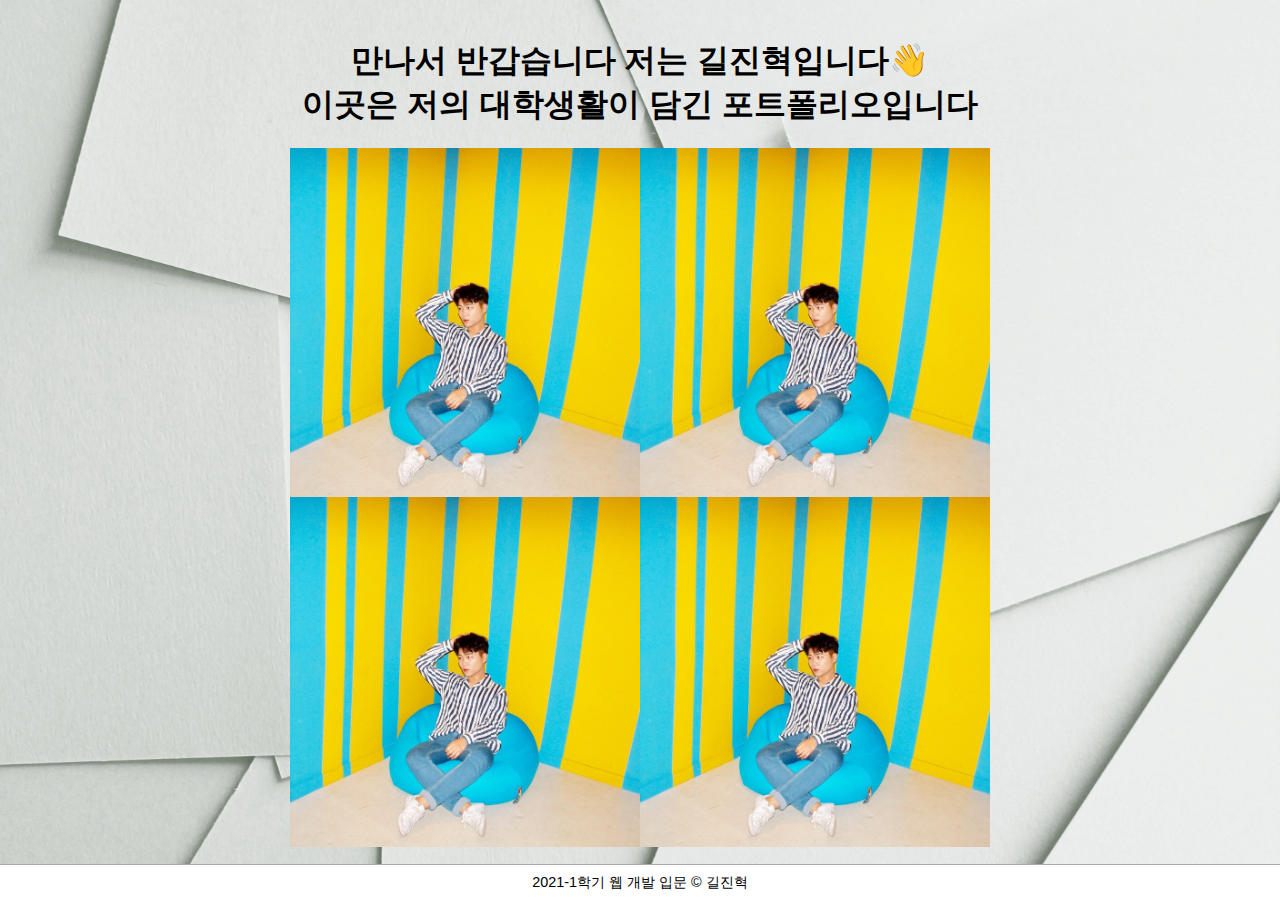
<file: index.html>
<!DOCTYPE html>
<html lang="ko">

<head>
    <meta charset="UTF-8">
    <meta name="viewport" content="width=device-width, initial-scale=1.0">
    <meta name="author" content="JINHYEOK KIL">
    <title>홈 | 길진혁의 포트폴리오</title>

    <link rel="stylesheet" href="style/style.css">

</head>

<body class="columnFlex" style="height: 100vh;">
    <img class="background" src="img/background.jpg">
    <section class="main">
        <header>
            <h1 class="mainGreeting">만나서 반갑습니다 저는 길진혁입니다👋<br>이곳은 저의 대학생활이 담긴 포트폴리오입니다</h1>
        </header>
        <!-- 이미지를 4분할 하여 각각의 메뉴로 활용 -->
        <div class="imgBtn">
            <div>
                <img src="img/me1.JPG" width="50%">
                <a href="./introduction.html" class="btn" style="width:50%;">
                    <img src="./img/btn/btn_introduction.jpg" alt="myPicture" width="100%">
                </a>

                <img src="img/me1.JPG" width="50%">
                <a href="./major.html" class="btn" style="width:50%;">
                    <img src="./img/btn/btn_major.jpg" alt="myPicture" width="100%">
                </a>

            </div>
            <div>

                <img src="img/me1.JPG" width="50%">
                <a href="./univ.html" class="btn" style="width:50%;">
                    <img src="./img/btn/btn_univ.jpg" alt="myPicture" width="100%">
                </a>
                <img src="img/me1.JPG" width="50%">

            </div>
        </div>
    </section>
    <footer id="footer">
        2021-1학기 웹 개발 입문 &copy; 길진혁
    </footer>
    <script>
        const greeting = document.getElementsByClassName('mainGreeting')[0];
        const btnContainer = document.getElementsByClassName('imgBtn')[0];
        if (greeting) {
            greeting.style.opacity = '0';
            btnContainer.style.opacity = '0';
            setTimeout(() => {
                greeting.style.opacity = '1';
            }, 300);
            setTimeout(() => {
                btnContainer.style.opacity = '1';
            }, 500);
        }
    </script>
    <script type="text/javascript" src="./script/script.js"></script>
</body>

</html>
</file>
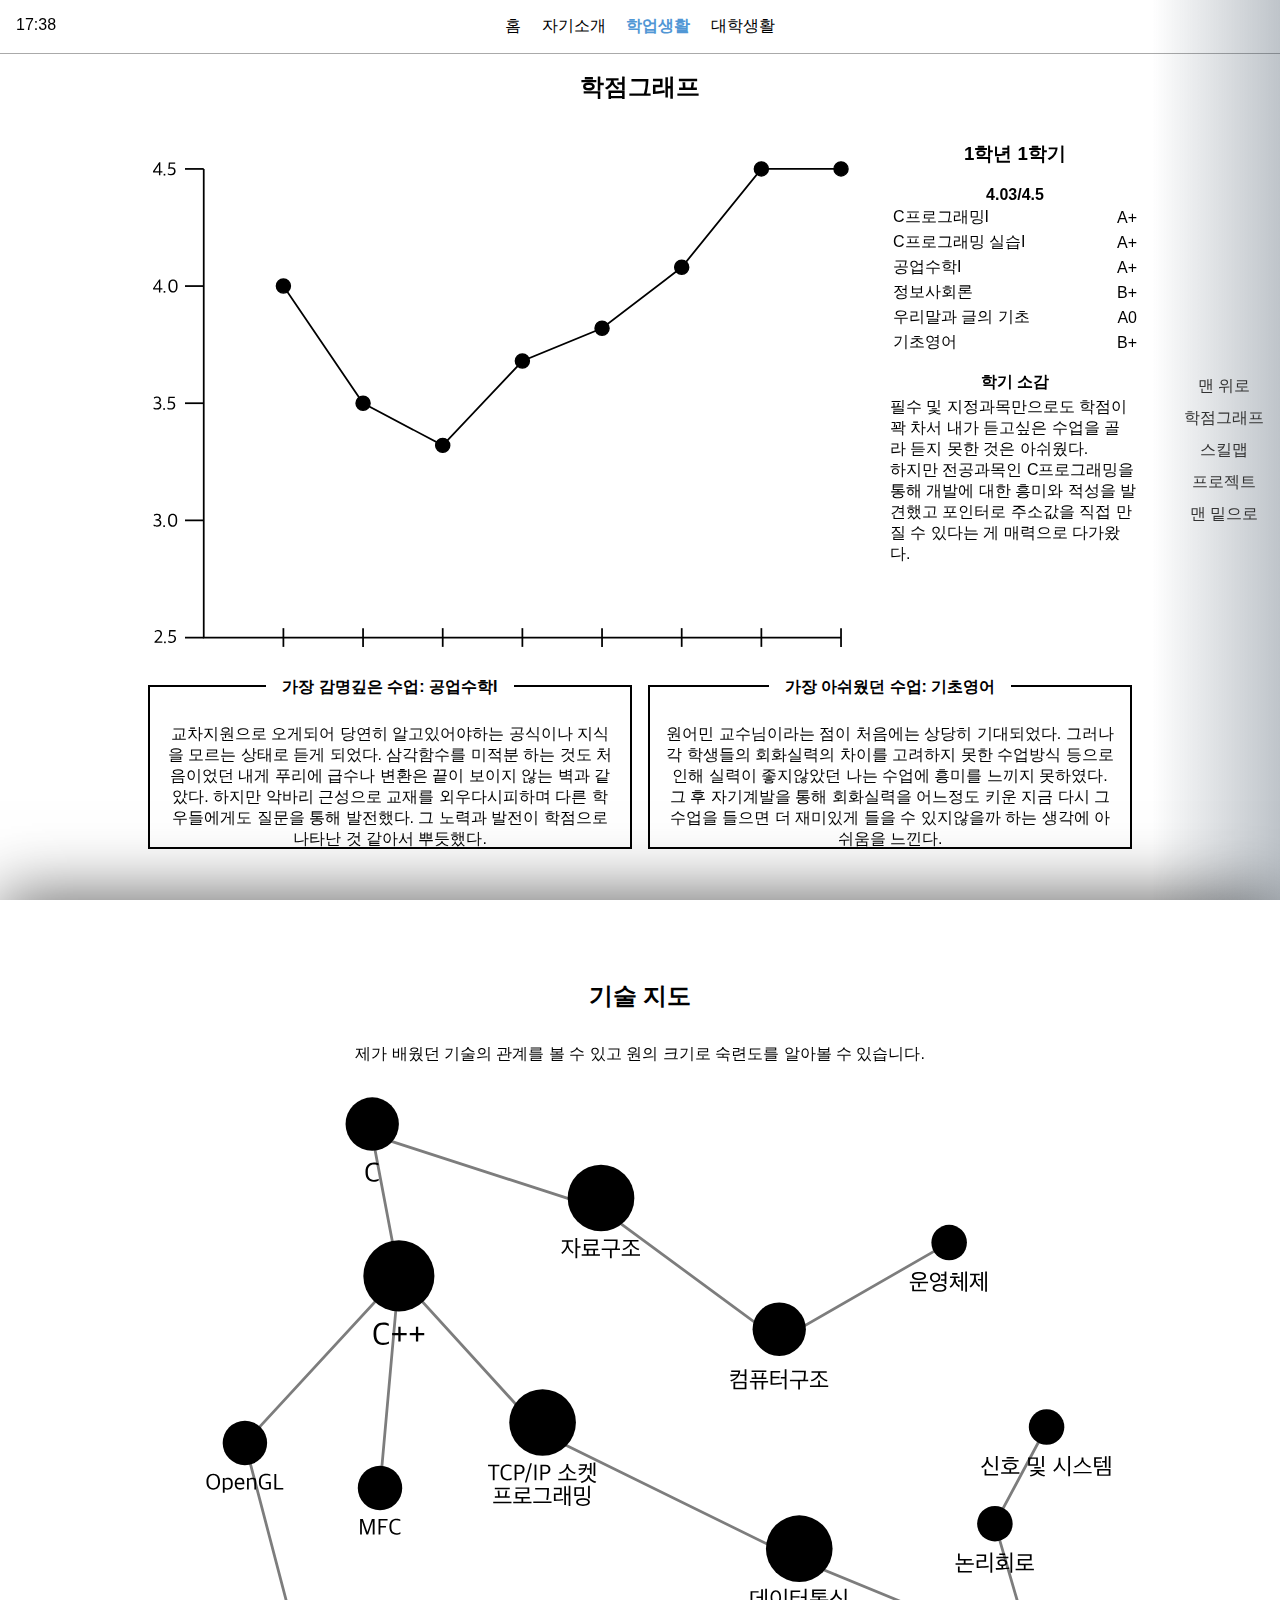
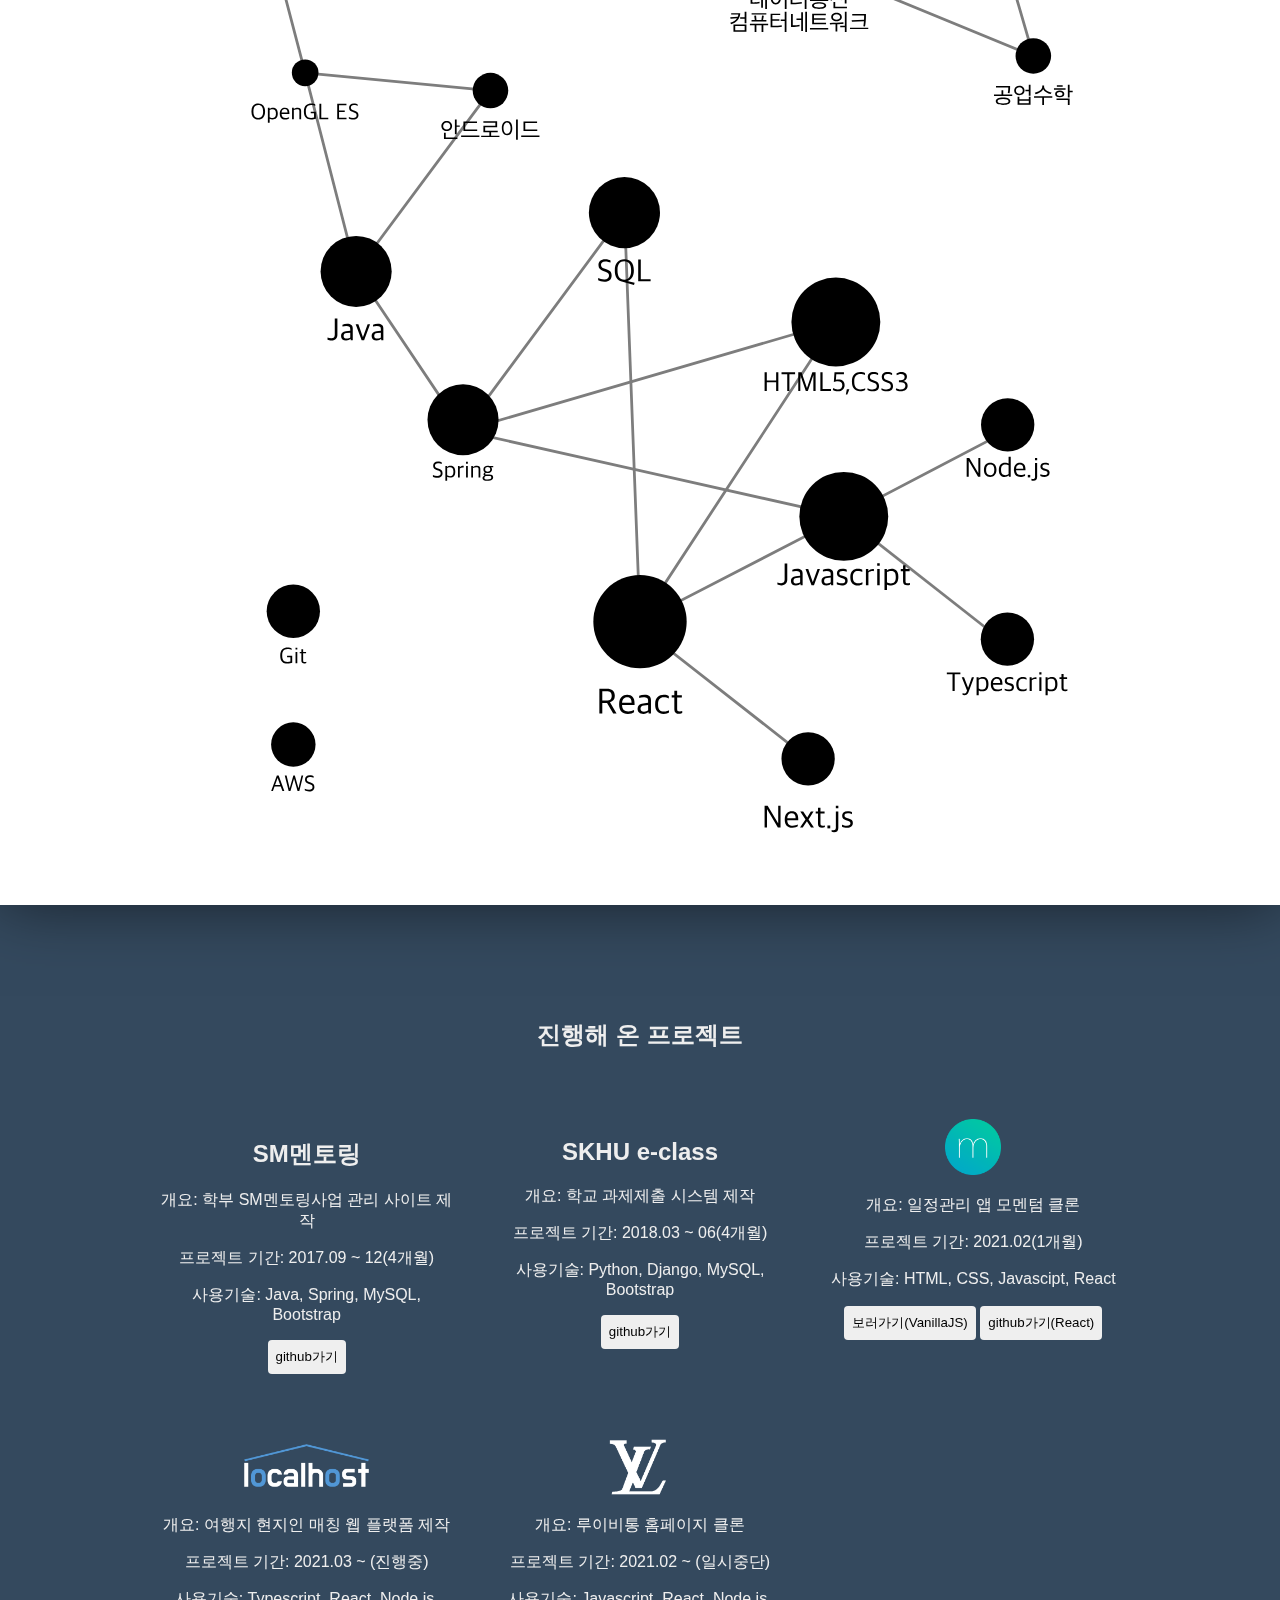
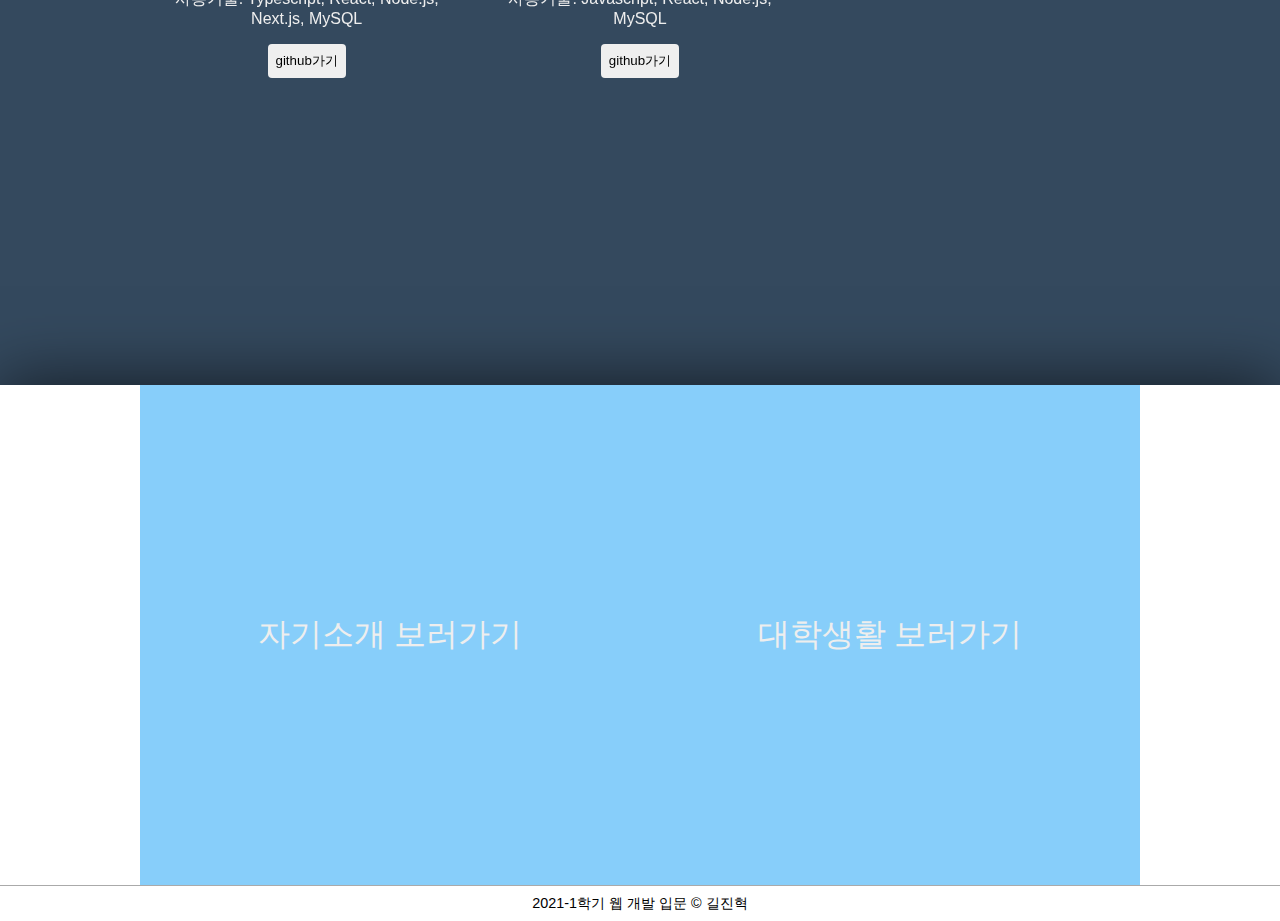
<file: major.html>
<!DOCTYPE html>
<html lang="ko">

<head>
    <meta charset="UTF-8">
    <meta name="viewport" content="width=device-width, initial-scale=1.0">
    <meta name="author" content="JINHYEOK KIL">
    <title>자기소개 | 길진혁의 포트폴리오</title>
    <link rel="stylesheet" href="style/style.css">

</head>

<body>

    <!-- 메뉴바 -->
    <header>
        <div id="clock">현재시간</div>
        <nav>
            <a href="./index.html">홈</a>
            <a href="./introduction.html">자기소개</a>
            <a href="./major.html" class="current">학업생활</a>
            <a href="./univ.html">대학생활</a>
        </nav>
    </header>

    <section class="container">
        <!-- <header class="greeting full">
            <h1></h1>
        </header> -->
        <section class="full columnFlex" id="graph">
            <h2>학점그래프</h2>
            <section class="flex">
                <!-- <object id="point_graph" type="image/svg+xml" data="img/myPointGraph.svg" width="75%"></object> -->
                <svg id="point_graph" width="75%" height="100%" viewBox="0 0 2134 1600" version="1.1"
                    xmlns="http://www.w3.org/2000/svg" xmlns:xlink="http://www.w3.org/1999/xlink" xml:space="preserve"
                    xmlns:serif="http://www.serif.com/">

                    <!-- x,y 축 -->
                    <path d="M181.333,130.667l0,1333.33l1813.33,0" style="fill:none;stroke:#000;stroke-width:5px;" />
                    <!-- 눈금선 -->
                    <path d="M1994.67,1437.33l-0,53.334" style="fill:none;stroke:#000;stroke-width:5px;" />
                    <path d="M1768,1490.67l-0,-53.334" style="fill:none;stroke:#000;stroke-width:5px;" />
                    <path d="M1541.33,1490.67l0,-53.334" style="fill:none;stroke:#000;stroke-width:5px;" />
                    <path d="M1088,1490.67l-0,-53.334" style="fill:none;stroke:#000;stroke-width:5px;" />
                    <path d="M1314.67,1490.67l-0,-53.334" style="fill:none;stroke:#000;stroke-width:5px;" />
                    <path d="M861.333,1490.67l0,-53.334" style="fill:none;stroke:#000;stroke-width:5px;" />
                    <path d="M634.667,1490.67l-0,-53.334" style="fill:none;stroke:#000;stroke-width:5px;" />
                    <path d="M408,1490.67l-0,-53.334" style="fill:none;stroke:#000;stroke-width:5px;" />
                    <path d="M181.333,130.667l-53.333,-0" style="fill:none;stroke:#000;stroke-width:5px;" />
                    <path d="M181.333,1464l-53.333,0l53.333,0Z" style="fill:none;stroke:#000;stroke-width:5px;" />
                    <path d="M128,1130.67l53.333,-0" style="fill:none;stroke:#000;stroke-width:5px;" />
                    <path d="M128,797.333l53.333,0" style="fill:none;stroke:#000;stroke-width:5px;" />
                    <path d="M128,464l53.333,0" style="fill:none;stroke:#000;stroke-width:5px;" />

                    <!-- 숫자와 소수점 -->
                    <!-- 4.5 -->
                    <path
                        d="M53.92,148.987l3.893,-0l0,-8.374l5.974,0l-0,-3.466l-5.974,-0l0,-25.28l-3.306,-0l-17.494,25.546l0,3.2l16.907,0l-0,8.374Zm-12.373,-11.84l12.373,-18.56l-0,18.56l-12.373,-0Z"
                        style="fill-rule:nonzero;" />
                    <rect x="67.307" y="144.72" width="4.64" height="4.747" style="fill-rule:nonzero;" />
                    <path
                        d="M88.747,148.773c7.893,0 12.586,-5.386 12.586,-11.786c0,-7.52 -4.426,-10.934 -11.626,-10.934c-1.494,0 -3.68,0.374 -5.12,0.747l0.746,-10.88l14.72,0l0,-3.627l-18.133,0l-1.28,18.774c1.653,-0.747 5.013,-1.76 7.467,-1.76c5.6,-0 8.8,2.186 8.8,7.626c-0,5.067 -3.307,8.267 -8.96,8.267c-2.934,-0 -6.454,-1.227 -8.427,-2.56l-0.8,3.413c2.133,1.547 5.867,2.72 10.027,2.72Z"
                        style="fill-rule:nonzero;" />
                    <!-- 4.0 -->
                    <path
                        d="M53.92,482.32l3.893,-0l0,-8.373l5.974,-0l-0,-3.467l-5.974,-0l0,-25.28l-3.306,-0l-17.494,25.547l0,3.2l16.907,-0l-0,8.373Zm-12.373,-11.84l12.373,-18.56l-0,18.56l-12.373,-0Z"
                        style="fill-rule:nonzero;" />
                    <rect x="67.307" y="478.053" width="4.64" height="4.747" style="fill-rule:nonzero;" />
                    <path
                        d="M93.973,482.107c7.254,-0 12.8,-4.96 12.8,-17.067l0,-3.253c0,-12.427 -5.76,-16.694 -12.746,-16.694c-7.04,0 -13.174,4.267 -13.174,16.907l0,2.987c0,12.106 5.76,17.12 13.12,17.12Zm0,-3.52c-5.6,-0 -8.586,-4.267 -8.586,-13.174l-0,-3.946c-0,-8.96 3.04,-12.854 8.64,-12.854c5.493,0 8.426,4.107 8.426,13.12l0,3.947c0,9.173 -2.986,12.907 -8.48,12.907Z"
                        style="fill-rule:nonzero;" /> <!-- 3.5 -->
                    <path
                        d="M47.893,815.333c7.947,0 13.014,-4.373 13.014,-10.613c-0,-5.547 -3.52,-8.16 -8.16,-9.067c4.053,-1.333 6.826,-3.946 6.826,-8.373c0,-5.6 -4.373,-8.853 -10.773,-8.853c-3.093,-0 -7.307,1.333 -9.44,2.773l0.64,3.413c2.24,-1.28 5.013,-2.56 7.947,-2.56c4.373,0 7.2,1.547 7.2,5.92c-0,4 -3.147,6.347 -7.787,6.347l-3.2,-0l-0,3.627l3.467,-0c5.44,-0 8.96,2.186 8.96,6.773c-0,4.427 -3.307,7.04 -9.227,7.04c-2.667,0 -6.24,-1.013 -8.267,-2.347l-0.906,3.36c1.973,1.387 5.546,2.56 9.706,2.56Z"
                        style="fill-rule:nonzero;" />
                    <rect x="66.293" y="811.387" width="4.64" height="4.747" style="fill-rule:nonzero;" />
                    <path
                        d="M87.733,815.44c7.894,-0 12.587,-5.387 12.587,-11.787c-0,-7.52 -4.427,-10.933 -11.627,-10.933c-1.493,-0 -3.68,0.373 -5.12,0.747l0.747,-10.88l14.72,-0l-0,-3.627l-18.133,-0l-1.28,18.773c1.653,-0.746 5.013,-1.76 7.466,-1.76c5.6,0 8.8,2.187 8.8,7.627c0,5.067 -3.306,8.267 -8.96,8.267c-2.933,-0 -6.453,-1.227 -8.426,-2.56l-0.8,3.413c2.133,1.547 5.866,2.72 10.026,2.72Z"
                        style="fill-rule:nonzero;" />
                    <!-- 3.0 -->
                    <path
                        d="M47.893,1148.67c7.947,-0 13.014,-4.374 13.014,-10.614c-0,-5.546 -3.52,-8.16 -8.16,-9.066c4.053,-1.334 6.826,-3.947 6.826,-8.374c0,-5.6 -4.373,-8.853 -10.773,-8.853c-3.093,0 -7.307,1.333 -9.44,2.773l0.64,3.414c2.24,-1.28 5.013,-2.56 7.947,-2.56c4.373,-0 7.2,1.546 7.2,5.92c-0,4 -3.147,6.346 -7.787,6.346l-3.2,0l-0,3.627l3.467,0c5.44,0 8.96,2.187 8.96,6.773c-0,4.427 -3.307,7.04 -9.227,7.04c-2.667,0 -6.24,-1.013 -8.267,-2.346l-0.906,3.36c1.973,1.386 5.546,2.56 9.706,2.56Z"
                        style="fill-rule:nonzero;" />
                    <rect x="66.293" y="1144.72" width="4.64" height="4.747" style="fill-rule:nonzero;" />
                    <path
                        d="M92.96,1148.77c7.253,0 12.8,-4.96 12.8,-17.066l-0,-3.254c-0,-12.426 -5.76,-16.693 -12.747,-16.693c-7.04,0 -13.173,4.267 -13.173,16.907l-0,2.986c-0,12.107 5.76,17.12 13.12,17.12Zm-0,-3.52c-5.6,0 -8.587,-4.266 -8.587,-13.173l0,-3.947c0,-8.96 3.04,-12.853 8.64,-12.853c5.494,0 8.427,4.107 8.427,13.12l-0,3.947c-0,9.173 -2.987,12.906 -8.48,12.906Z"
                        style="fill-rule:nonzero;" />
                    <!-- 2.5 -->
                    <path
                        d="M41.2,1478.8l22.24,0l-0,-3.627l-16.32,0l5.6,-5.653c6.187,-6.293 9.92,-10.56 9.92,-16.747c-0,-6.4 -3.893,-10.4 -11.093,-10.4c-4.054,0 -7.68,1.814 -9.92,3.254l1.226,3.36c2.08,-1.44 4.96,-2.934 8,-2.934c5.067,0 7.36,2.347 7.36,7.094c0,5.12 -3.413,9.013 -8.48,14.293l-8.533,8.853l-0,2.507Z"
                        style="fill-rule:nonzero;" />
                    <rect x="68.56" y="1475.39" width="4.64" height="4.747" style="fill-rule:nonzero;" />
                    <path
                        d="M90,1479.44c7.893,0 12.587,-5.387 12.587,-11.787c-0,-7.52 -4.427,-10.933 -11.627,-10.933c-1.493,0 -3.68,0.373 -5.12,0.747l0.747,-10.88l14.72,-0l-0,-3.627l-18.134,0l-1.28,18.773c1.654,-0.746 5.014,-1.76 7.467,-1.76c5.6,0 8.8,2.187 8.8,7.627c-0,5.067 -3.307,8.267 -8.96,8.267c-2.933,-0 -6.453,-1.227 -8.427,-2.56l-0.8,3.413c2.134,1.547 5.867,2.72 10.027,2.72Z"
                        style="fill-rule:nonzero;" />


                    <!-- 선 -->
                    <path
                        d="M408,463.947l226.667,333.386l226.666,120l226.667,-240l226.667,-93.333l226.666,-173.387l226.667,-280l226.667,0"
                        style="fill:none;stroke:#000;stroke-width:5px;" />

                    <!-- 점 -->
                    <circle value="1" class="clickable point" cx="408" cy="463.947" r="20"
                        style="stroke:#000;stroke-width:4px;" />
                    <circle value="2" class="clickable point" cx="634.667" cy="797.333" r="20"
                        style="stroke:#000;stroke-width:4px;" />
                    <circle value="3" class="clickable point" cx="861.333" cy="917.333" r="20"
                        style="stroke:#000;stroke-width:4px;" />
                    <circle value="4" class="clickable point" cx="1088" cy="677.333" r="20"
                        style="stroke:#000;stroke-width:4px;" />
                    <circle value="5" class="clickable point" cx="1314.67" cy="584" r="20"
                        style="stroke:#000;stroke-width:4px;" />
                    <circle value="6" class="clickable point" cx="1541.33" cy="410.613" r="20"
                        style="stroke:#000;stroke-width:4px;" />
                    <circle value="7" class="clickable point" cx="1768" cy="130.613" r="20"
                        style="stroke:#000;stroke-width:4px;" />
                    <circle value="8" class="clickable point" cx="1994.67" cy="130.613" r="20"
                        style="stroke:#000;stroke-width:4px;" />

                </svg>
                <div id="point_desc" class="columnFlex" style="height:100%; justify-content: flex-start;">
                    <h3 name="semester">1학년 1학기</h3>
                    <table id="point_table" class="point">
                        <caption class="semester_point">
                            4.03/4.5</caption>
                        <tr>
                            <!-- <td>과목</td>
                            <td>성적</td> -->
                        </tr>
                    </table>
                    <h4>학기 소감</h4>
                    <p id="semester_impression" class="impression">학기 소감 내용</p>
                </div>
            </section>
            <section class="flex lectureComment">
                <div id="point_impressive">
                    <h4>가장 감명깊은 수업: </h4>
                    <p>감명 수업 내용</p>
                </div>
                <div id="point_depressive">
                    <h4>가장 아쉬웠던 수업: </h4>
                    <p>아쉬운 수업 내용</p>
                </div>
            </section>
        </section>

        <section id="map">
            <h2>기술 지도</h2>
            <p>제가 배웠던 기술의 관계를 볼 수 있고 원의 크기로 숙련도를 알아볼 수 있습니다.</p>
            <div class="flex">
                <object type="image/svg+xml" data="img/skillMap.svg" width="100%" class="skillSvg"></object>
            </div>
        </section>
        <section class="full projectContainer">
            <section class="fullItem columnFlex" id="project">
                <header>
                    <h2>진행해 온 프로젝트</h2>
                </header>
                <div class="flex">
                    <div class="projectItem">
                        <a href="https://github.com/springframework-storage/SKHU-Mentoring" target="_blank">
                            <h2>SM멘토링</h2>
                            <p>개요: 학부 SM멘토링사업 관리 사이트 제작</p>
                            <p>프로젝트 기간: 2017.09 ~ 12(4개월)</p>
                            <p>사용기술: Java, Spring, MySQL, Bootstrap </p>
                        </a>
                        <a href="https://github.com/springframework-storage/SKHU-Mentoring" target="_blank">
                            <button>github가기</button></a>
                    </div>
                    <div class="projectItem"><a href="https://github.com/enJOYSONG/SkhuEClass" target="_blank">
                            <h2>SKHU e-class</h2>
                            <p>개요: 학교 과제제출 시스템 제작</p>
                            <p>프로젝트 기간: 2018.03 ~ 06(4개월)</p>
                            <p>사용기술: Python, Django, MySQL, Bootstrap </p>
                        </a>
                        <a href="https://github.com/enJOYSONG/SkhuEClass" target="_blank">
                            <button>github가기</button></a>
                    </div>
                    <div class="projectItem"><a href="https://kiljh.github.io/momentum-clone/" target="_blank">
                            <img src="./img/logo/momentum.png" height="56">
                            <p>개요: 일정관리 앱 모멘텀 클론</p>
                            <p>프로젝트 기간: 2021.02(1개월)</p>
                            <p>사용기술: HTML, CSS, Javascipt, React</p>
                            <a href="https://kiljh.github.io/momentum-clone/" target="_blank">
                                <button>보러가기(VanillaJS)</button></a>
                        </a>
                        <a href="https://github.com/KilJH/momentum-clone-react" target="_blank">
                            <button>github가기(React)</button></a>
                    </div>
                </div>
                <div class="flex">
                    <div class="projectItem"><a href="https://github.com/KilJH/localhost_web" target="_blank">
                            <img src="./img/logo/localhostLogo_white.png" height="56">
                            <p>개요: 여행지 현지인 매칭 웹 플랫폼 제작</p>
                            <p>프로젝트 기간: 2021.03 ~ (진행중)</p>
                            <p>사용기술: Typescript, React, Node.js, Next.js, MySQL</p>
                        </a>
                        <a href="https://github.com/KilJH/localhost_web" target="_blank">
                            <button>github가기</button></a>
                    </div>
                    <div class="projectItem">
                        <a href="#">
                            <img src="./img/logo/louisviutton.png" height="56">
                            <p>개요: 루이비통 홈페이지 클론</p>
                            <p>프로젝트 기간: 2021.02 ~ (일시중단)</p>
                            <p>사용기술: Javascript, React, Node.js, MySQL</p>
                        </a>
                        <a href="https://github.com/KilJH/" target="_blank">
                            <button>github가기</button></a>
                    </div>
                    <div class="projectItem"></div>
                </div>
            </section>
        </section>

        <section class="flex btnContainer">
            <a href="introduction.html"> <button class="pageBtn">자기소개 보러가기</button></a>
            <a href="univ.html"><button class="pageBtn">대학생활 보러가기</button></a>
        </section>
    </section>


    <aside>
        <nav>
            <ul>
                <li>
                    <a href="#">맨 위로</a>
                </li>
                <li>
                    <a href="#graph">학점그래프</a>
                </li>
                <li>
                    <a href="#map">스킬맵</a>
                </li>
                <li>
                    <a href="#project">프로젝트</a>
                </li>
                <li>
                    <a href="#footer">맨 밑으로</a>
                </li>
            </ul>
        </nav>
    </aside>


    <footer id="footer">
        2021-1학기 웹 개발 입문 &copy; 길진혁
    </footer>
    <script type="text/javascript" src="./script/major.js"></script>
    <script type="text/javascript" src="./script/script.js"></script>
</body>

</html>
</file>
<file: style/style.css>
html {
	font-family: -apple-system, BlinkMacSystemFont, 'Segoe UI', Roboto, Oxygen,
		Ubuntu, Cantarell, 'Open Sans', 'Helvetica Neue', sans-serif;
}

/* 디폴트 없애기 */
body {
	margin: 0;
	text-align: center;
}

a {
	text-decoration: none;
	color: inherit;
}
ul {
	list-style: none;
}

/* 양쪽 배경색을 위한 패딩 부여 */
section.container > * {
	padding: 0 calc((100vw - 1000px) / 2);
}

#clock {
	position: fixed;
	left: 0;
	top: 0;
	z-index: 20;
	margin: 1rem;
	font-weight: 500;
	/* font-size: 0.9rem; */
}

/* 메뉴 */
header > nav {
	padding: 1rem 0;
	position: fixed;
	top: 0;
	display: block;
	width: 100vw;
	background-color: white;
	z-index: 10;
	border-bottom: 1px solid #aaa;
}
header > nav > a {
	margin: 0 0.5rem;
}
header > nav > a:hover {
	opacity: 0.6;
}
header > nav > a.current {
	color: #5197d5;
	font-weight: 600;
}

.main {
	height: 100vh;
	display: flex;
	flex-direction: column;
	justify-content: center;

	width: 80%;
	max-width: 700px;
}

.flex {
	display: flex;
	align-items: center;
}

.columnFlex {
	display: flex;
	flex-direction: column;
	align-items: center;
	justify-content: center;
}

.flex > h2 {
	text-align: center;
	flex: 1;
}

.flex > div {
	flex: 1;
	text-align: center;
}

/* 메인화면 */
/* 메인화면 버튼 */
.imgBtn {
	opacity: 0;
	transition: opacity 1.2s ease;
	position: relative;
}
.imgBtn > div {
	display: flex;
	justify-content: center;
}
.imgBtn img {
	display: block;
}

.imgBtn a {
	position: absolute;
	transform: translateX(-50%);
	opacity: 0;
	transition: opacity 0.3s ease;

	width: 50%;
	max-width: 350px;
}
.imgBtn a:nth-of-type(2) {
	transform: translateX(50%);
}
.imgBtn a:hover {
	opacity: 1;
}

/* 자기소개 */
.full {
	height: 120vh;
	position: sticky;
	top: -10vh;
	background-color: white;

	box-shadow: 0px -4px 64px rgba(0, 0, 0, 0.6);
}
.fullItem {
	height: 100vh;
	width: 1000px;
}
/* 프로필 */
.profile {
	color: #eee;
}
.profile > table {
	flex: 1;
}
.profile > table caption {
	padding: 0 2rem;
	text-align: left;
}
.profile > table td {
	padding: 0.5rem 2rem;
}
.profile > table td:first-child {
	text-align: left;
}
.profile > table td:last-child {
	text-align: left;
}
.profileImg {
	border-radius: 50%;
}

.paperBackground {
	background: url('../img/background.jpg');
	background-size: cover;
	box-shadow: inset 0 0 0 2000px rgba(0, 0, 0, 0.6);
}

/* 인삿말 */
.greeting {
	display: flex;
	align-items: center;
	justify-content: center;
	z-index: -5;
	background-color: #5197d5 !important;
	height: 100vh !important;
	top: 0 !important;
	color: #eee;
	font-size: 1.2em;
}
.greeting > h1 {
	animation: fadeIn 2s ease;
}
.mainGreeting {
	transition: opacity 2s ease;
	opacity: 0;
}

/* 스킬 */
#skill {
	height: 200vh;
	background-color: #34495e;
}

.skillDesc {
	position: sticky;
	top: calc(50% - 20rem);
	padding: 16rem 0;
	margin-top: 2rem;
	color: #eee;
}

/* 차별점 */
.meritBox {
	border: 2px solid black;
	height: 256px;
	padding: 2rem;
	margin: 0 0.5rem;
}
.meritBox p {
	text-align: left;
	text-indent: 1em;
}

/* 코멘트 */
#comment .flex,
#project .flex,
#contact .flex {
	align-items: flex-start;
	width: 100%;
	margin-top: 2rem;
}
#comment .flex > div {
	min-width: 25%;
}
#comment img {
	border-radius: 50%;
	width: 3rem;
	height: 3rem;
	object-fit: cover;
}
#comment h4 {
	margin-top: 0.25em;
}
#comment p {
	padding: 0 1rem;
}

/* 콘택트 */
#contact {
	height: 100vh;
}

.contactIcon {
	width: 200px;
	height: 200px;
	display: inline-flex;
	border-radius: 50%;
	flex-direction: column;
	align-items: center;
	justify-content: center;
	transition: all 0.3s ease;
}
.contactIcon:hover {
	background-color: rgba(128, 128, 128, 0.1);
}
.contactIcon:active {
	background-color: rgba(128, 128, 128, 0.3);
}

/* 학점그래프 */
#graph.full,
#club.full {
	height: 100vh;
	top: 0;
	/* z-index: 0; */
}

#point_desc h4 {
	margin: 1rem 0 0.25rem 0;
}
#point_desc p {
	margin: 0;
	white-space: break-spaces;
	text-align: left;
}
table.point {
	margin: 0 auto;
	width: 100%;
}
table.point caption {
	font-weight: bold;
}
table.point td:first-child {
	text-align: left;
}
table.point td:last-child {
	text-align: right;
}

.lectureComment {
	width: 100%;
}
.lectureComment > div {
	border: 2px solid black;
	padding: 0 1rem;
	margin: 0 0.5rem;
	height: 10rem;
}
.lectureComment > div > h4 {
	margin: 0;
	padding: 0 1rem;
	display: inline-block;
	transform: translate(0px, -10px);
	background-color: white;
}

/* 스킬 */
#map {
	/* background: #34495e; */
	background-color: white;
	padding-top: 4rem;
	z-index: 1;
	position: sticky;
	box-shadow: 0px -4px 64px rgba(0, 0, 0, 0.6);
}
#map h2 {
	position: sticky;
	top: 3rem;
	background: white;
	margin: 0;
	padding: 1rem;
}

/* 프로젝트 */
.projectContainer {
	background-color: #34495e;
	color: #eee;
}
.projectItem {
	padding: 1rem;
	width: 33%;
	height: 256px;
}
.projectItem:hover {
	background: rgba(128, 128, 128, 0.1);
}
.projectItem:active {
	background: rgba(128, 128, 128, 0.3);
}
.projectItem button {
	padding: 0.5rem;
	border-radius: 0.25rem;
	border: none;
	cursor: pointer;
	transition: background-color 0.3s ease;
}
.projectItem button:hover {
	background-color: #ccc;
}
.projectItem button:focus {
	outline: none;
	/* background: radial-gradient(#5197d5, white); */
}

/* 대학생활 */
.imgContainer {
	width: 100%;
	height: 40rem;
	display: flex;
}
.imgContainer > div:first-child {
	flex: 1;
	background-color: #eee;
}
.imgContainer > div:first-child > img {
	width: 100%;
	height: 100%;
	object-fit: contain;
}
.imgContainer > div:nth-child(2) {
	display: flex;
	flex-direction: column;
	overflow: auto;
}
.imgContainer > div:nth-child(2) > img {
	width: 10rem;
	transition: opacity 0.2s ease;
}
.imgContainer > div:nth-child(2) > img:hover {
	cursor: pointer;
	opacity: 0.6;
}

#club p,
#ssaf p,
#agriculture p,
#tutoring p,
#certification p {
	text-align: left;
	line-height: 160%;
}

/* 강조 */
span.skyblue {
	font-weight: bold;
	color: #5197d5;
}
span.yellow {
	font-weight: bold;
	color: #f1c40f;
}

/* 페이지버튼 */
button.pageBtn {
	display: inline-block;
	width: 500px;
	height: 500px;
	font-size: 2em;
	border: none;
	background-color: lightskyblue;
	color: #eee;
	cursor: pointer;
	z-index: 3;
	transition: font-size 0.2s ease, background-color 0.3s ease;
}
button.pageBtn:hover {
	font-size: 3em;
	background-color: #5197d5;
	color: white;
}
button.pageBtn:active {
	background-color: #3177b5;
}
button.pageBtn:focus {
	outline: none;
}
.btnContainer {
	position: relative;
	background: white;
	z-index: 10;
	box-shadow: 0px -4px 64px rgba(0, 0, 0, 0.6);
}

/* 옆에 안내 */
aside {
	position: fixed;
	height: 100vh;
	right: 0px;
	top: 0;
	line-height: 200%;
	color: #333;
	transition: all 0.3s ease;
	display: flex;
	align-items: center;
	z-index: 10;
	background: linear-gradient(
		to right,
		rgba(0, 0, 0, 0),
		rgba(47, 65, 83, 0.31)
	);
}
aside:hover {
	color: black;
}
aside > nav > ul {
	padding-left: 32px;
	padding-right: 16px;
}
aside a {
	transition: color, font-weight 0.3s ease;
}
aside a:hover {
	color: #5197d5;
	font-weight: bold;
}

/* 푸터 */
footer {
	width: 100%;
	text-align: center;
	font-size: 0.9em;
	background-color: white;
	border-top: 1px solid #aaa;
	padding: 8px calc((100vw - 1000px) / 2);
	box-sizing: border-box;
	background-color: white;
	z-index: 15;
	position: sticky;
}

img.background {
	position: absolute;
	top: 0;
	left: 0;
	object-fit: cover;
	width: 100%;
	height: 100%;
	z-index: -3;
	opacity: 0.6;
	background: #34495e;
	animation: backgroundFadeIn 1s ease;
}

/* SVG */
svg .clickable {
	transition: all 0.2s ease;
}
svg .clickable:hover {
	fill: #5197d5 !important;
	stroke: #5197d5 !important;
	cursor: pointer;
}

svg .clickable.point:hover {
	stroke-width: 64px !important;
}

svg .clickable.skill:hover {
	stroke-width: 0.05px !important;
}
svg .clickable.skill circle {
	transition: stroke-width 0.1s ease;
}
svg .clickable.skill circle:hover {
	fill: #5197d5 !important;
	stroke-width: 8px !important;
}

@keyframes fadeIn {
	from {
		opacity: 0;
	}

	to {
		opacity: 1;
	}
}
@keyframes fadeOut {
	from {
		opacity: 1;
	}

	to {
		opacity: 0;
	}
}

@keyframes backgroundFadeIn {
	from {
		opacity: 0;
	}

	to {
		opacity: 0.6;
	}
}
</file>
